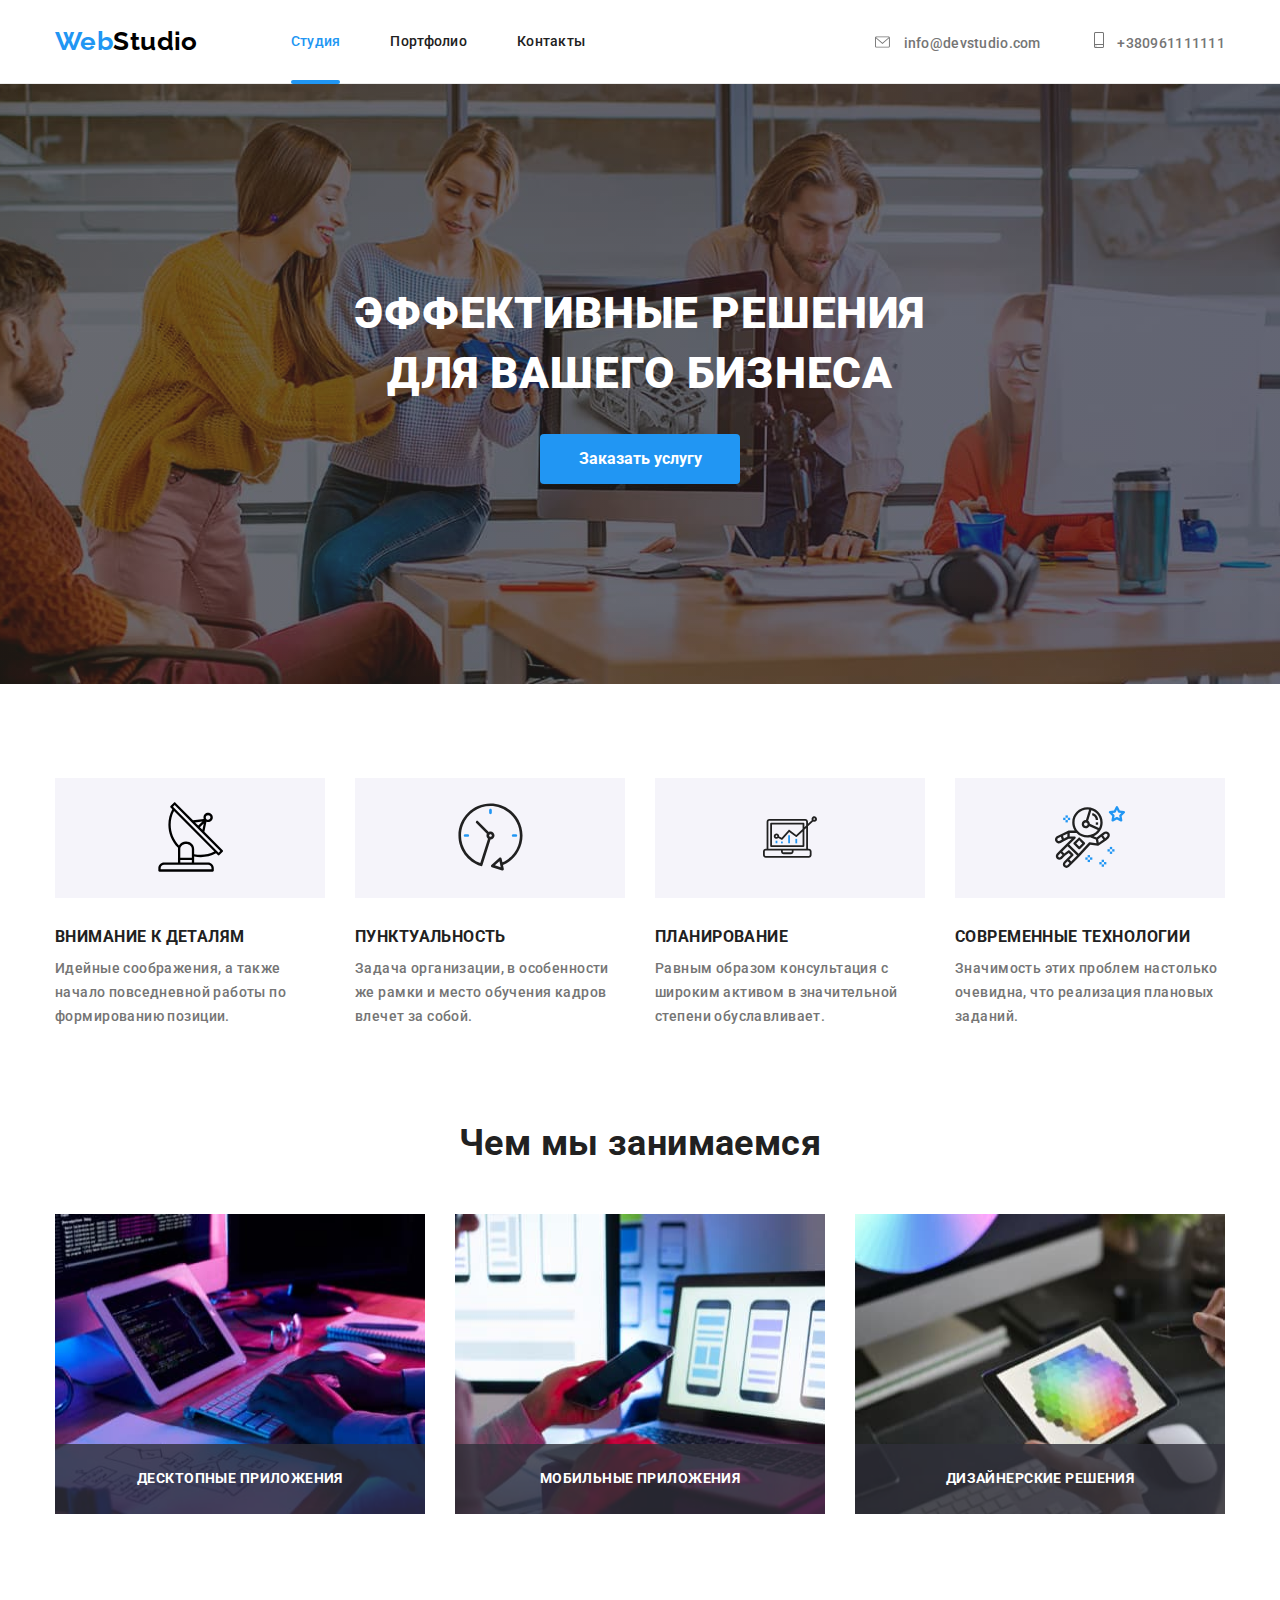
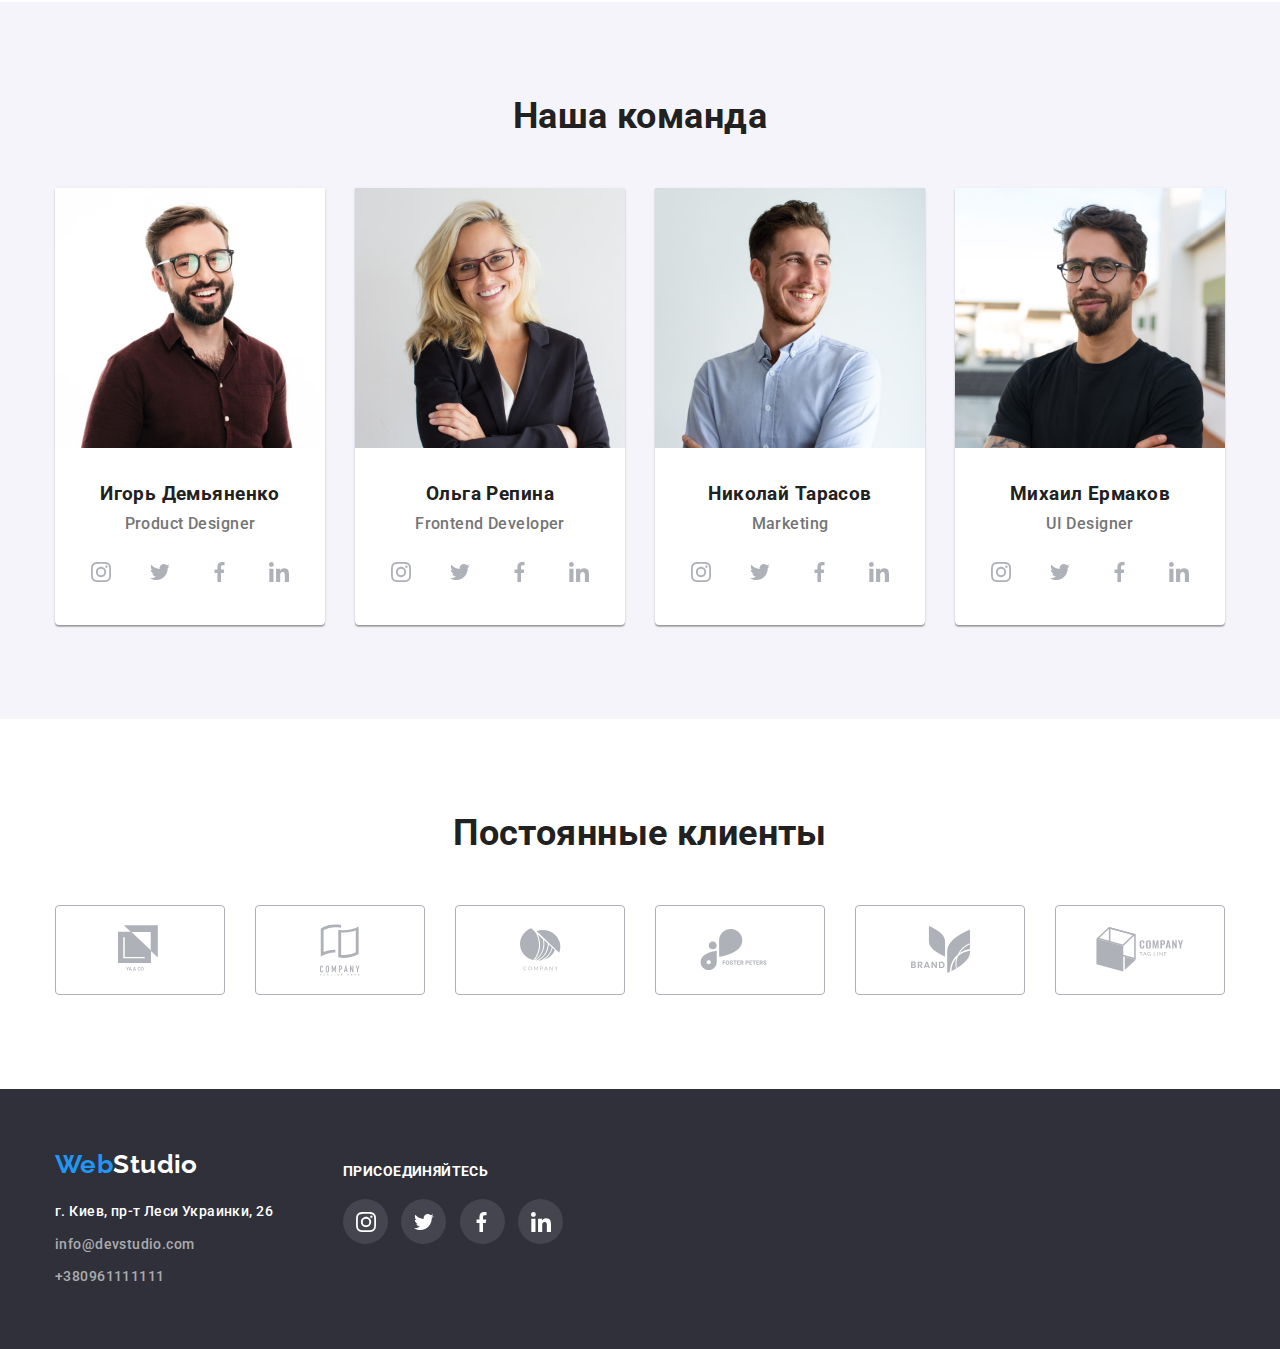
<file: index.html>
<!DOCTYPE html>
<html lang="ru">
  <head>
    <meta charset="UTF-8" />
    <meta name="viewport" content="width=device-width, initial-scale=1.0" />
    <title>Студия</title>
    <link rel="preconnect" href="https://fonts.gstatic.com" />
    <link
      href="https://fonts.googleapis.com/css2?family=Raleway:wght@700&family=Roboto:wght@500;700;900&display=swap"
      rel="stylesheet"
    />
    <link rel="stylesheet" type="text/css" href="css/normalize.css" />
    <link rel="stylesheet" type="text/css" href="css/styles.css" />
    <link rel="preconnect" href="https://fonts.gstatic.com" />
  </head>
  <body>
    <!-- <div class="container"> -->
    <header>
      <div class="container header-container">
        <nav class="nav-conteiner">
          <!--Логотип-->
          <a
            href="./index.html"
            aria-label="Ведет на гравную страницу"
            lang="en"
            class="logo"
          >
            <span class="logo-web">Web</span>Studio
          </a>
          <!--Навигация-->
          <ul class="link-list">
            <li class="nav-link">
              <a
                href="./index.html"
                aria-label="Ссылка на страницу студии"
                class="nav current"
              >
                Студия
              </a>
            </li>

            <li class="nav-link">
              <a
                href="./portfolio.html"
                aria-label="Ссылка на страницу портфолио"
                class="nav"
              >
                Портфолио
              </a>
            </li>
            <li class="nav-link">
              <a href="#" aria-label="Ссылка на страницу контактов" class="nav">
                Контакты
              </a>
            </li>
          </ul>
        </nav>
        <address class="address-container">
          <ul>
            <li class="address-link">
              <a
                href="mailto:info@devstudio.com"
                class="address nav-link"
                aria-label="Написать на имейл"
              >
                <svg class="contact-icon" width="15px" height="12px">
                  <use href="./images/symbol-defs.svg#icon-mail"></use>
                </svg>
                info@devstudio.com</a
              >
            </li>
            <li class="address-link">
              <a
                href="tel:+380961111111"
                class="address nav-link"
                aria-label="Позвонить на мобильный"
              >
                <svg class="contact-icon" width="10px" height="16px">
                  <use href="./images/symbol-defs.svg#icon-smartphone"></use>
                </svg>
                +380961111111</a
              >
            </li>
          </ul>
        </address>
      </div>
    </header>
    <!--Герой-->
    <main>
      <section class="hero-box">
        <div class="hero-position">
          <h1 class="hero">
            Эффективные решения <br />
            для вашего бизнеса
          </h1>
          <button class="button" data-modal-open>Заказать услугу</button>
          <div class="backdrop is-hidden" data-modal>
            <div class="modal">
              <button class="modal-close" data-modal-close>
                <svg class="icon-close" width="11" height="11">
                  <use href="./images/symbol-defs.svg#icon-close"></use>
                </svg>
              </button>
            </div>
          </div>
        </div>
      </section>
      <!--О компании-->
      <section class="section-company">
        <div class="container">
          <!--Скроется-->
          <h2 class="visually-hidden">Преимущества компании</h2>
          <ul class="company-list">
            <li class="block-company">
              <button class="icon-box">
                <svg class="company-icon" width="65px" height="70px">
                  <use href="./images/symbol-defs.svg#icon-sputnik"></use>
                </svg>
              </button>
              <h3 class="advantage-title">Внимание к деталям</h3>
              <p class="advantage-text">
                Идейные соображения, а также начало повседневной работы по
                формированию позиции.
              </p>
            </li>
            <li class="block-company">
              <button class="icon-box">
                <svg class="company-icon" width="67px" height="70px">
                  <use href="./images/symbol-defs.svg#icon-clock"></use>
                </svg>
              </button>
              <h3 class="advantage-title">Пунктуальность</h3>
              <p class="advantage-text">
                Задача организации, в особенности же рамки и место обучения
                кадров влечет за собой.
              </p>
            </li>
            <li class="block-company">
              <button class="icon-box">
                <svg class="company-icon" width="70px" height="54px">
                  <use href="./images/symbol-defs.svg#icon-diagram"></use>
                </svg>
              </button>
              <h3 class="advantage-title">Планирование</h3>
              <p class="advantage-text">
                Равным образом консультация с широким активом в значительной
                степени обуславливает.
              </p>
            </li>
            <li class="block-company">
              <button class="icon-box">
                <svg class="company-icon" width="70px" height="70px">
                  <use href="./images/symbol-defs.svg#icon-astronaut"></use>
                </svg>
              </button>
              <h3 class="advantage-title">Современные технологии</h3>
              <p class="advantage-text">
                Значимость этих проблем настолько очевидна, что реализация
                плановых заданий.
              </p>
            </li>
          </ul>
        </div>
      </section>
      <!--Блок услуги-->
      <section class="service-box">
        <div class="container">
          <h2 class="post-headings">Чем мы занимаемся</h2>
          <ul class="section-service">
            <li class="service-list">
              <a
                href="#"
                aria-label="Открывает страницу с описанием услуг"
                class="service-link"
              >
                <img
                  width="370"
                  height="300"
                  src="./images/img1.jpg"
                  alt="Человек програмирует"
                />
                <div class="service-modal">Десктопные приложения</div>
              </a>
            </li>
            <li class="service-list">
              <a
                href="#"
                aria-label="Открывает страницу с описанием услуг"
                class="service-link"
              >
                <img
                  width="370"
                  height="300"
                  src="./images/img2.jpg"
                  alt="Человек делает макет дизайна"
                />
                <div class="service-modal">Мобильные приложения</div>
              </a>
            </li>
            <li class="service-list">
              <a
                href="#"
                aria-label="Открывает страницу с описанием услуг"
                class="service-link"
              >
                <img
                  width="370"
                  height="300"
                  src="./images/img3.jpg"
                  alt="Человек выбирает цвет"
                />
                <div class="service-modal">Дизайнерские решения</div>
              </a>
            </li>
          </ul>
        </div>
      </section>
      <!--Команда-->
      <section class="command-section">
        <div class="container">
          <h2>Наша команда</h2>
          <ul class="command-box">
            <li class="command-people">
              <img
                width="270"
                height="260"
                src="./images/human1.jpg"
                alt="Мужчина в бордовой рубашке"
              />
              <h3 class="command-name">Игорь Демьяненко</h3>
              <p class="command-position" lang="en">Product Designer</p>
              <ul class="social-box">
                <li class="social">
                  <a href="https://www.instagram.com/" class="social-link">
                    <svg class="link-icon">
                      <use href="./images/symbol-defs.svg#icon-instagram"></use>
                    </svg>
                  </a>
                </li>
                <li class="social">
                  <a href="https://twitter.com/?lang=uk" class="social-link">
                    <svg class="link-icon">
                      <use href="./images/symbol-defs.svg#icon-twitter"></use>
                    </svg>
                  </a>
                </li>
                <li class="social">
                  <a href="https://www.facebook.com/" class="social-link">
                    <svg class="link-icon">
                      <use href="./images/symbol-defs.svg#icon-facebook"></use>
                    </svg>
                  </a>
                </li>
                <li class="social">
                  <a href="https://www.linkedin.com/" class="social-link">
                    <svg class="link-icon">
                      <use href="./images/symbol-defs.svg#icon-linkedin"></use>
                    </svg>
                  </a>
                </li>
              </ul>
            </li>
            <li class="command-people">
              <img
                width="270"
                height="260"
                src="./images/human2.jpg"
                alt="Женщина в черном пиджаке"
              />
              <h3 class="command-name">Ольга Репина</h3>
              <p class="command-position" lang="en">Frontend Developer</p>
              <ul class="social-box">
                <li class="social">
                  <a href="https://www.instagram.com/" class="social-link">
                    <svg class="link-icon">
                      <use href="./images/symbol-defs.svg#icon-instagram"></use>
                    </svg>
                  </a>
                </li>
                <li class="social">
                  <a href="https://twitter.com/?lang=uk" class="social-link">
                    <svg class="link-icon">
                      <use href="./images/symbol-defs.svg#icon-twitter"></use>
                    </svg>
                  </a>
                </li>
                <li class="social">
                  <a href="https://www.facebook.com/" class="social-link">
                    <svg class="link-icon">
                      <use href="./images/symbol-defs.svg#icon-facebook"></use>
                    </svg>
                  </a>
                </li>
                <li class="social">
                  <a href="https://www.linkedin.com/" class="social-link">
                    <svg class="link-icon">
                      <use href="./images/symbol-defs.svg#icon-linkedin"></use>
                    </svg>
                  </a>
                </li>
              </ul>
            </li>
            <li class="command-people">
              <img
                width="270"
                height="260"
                src="./images/human3.jpg"
                alt="Мужчина в белой рубашке"
              />
              <h3 class="command-name">Николай Тарасов</h3>
              <p class="command-position" lang="en">Marketing</p>
              <ul class="social-box">
                <li class="social">
                  <a href="https://www.instagram.com/" class="social-link">
                    <svg class="link-icon">
                      <use href="./images/symbol-defs.svg#icon-instagram"></use>
                    </svg>
                  </a>
                </li>
                <li class="social">
                  <a href="https://twitter.com/?lang=uk" class="social-link">
                    <svg class="link-icon">
                      <use href="./images/symbol-defs.svg#icon-twitter"></use>
                    </svg>
                  </a>
                </li>
                <li class="social">
                  <a href="https://www.facebook.com/" class="social-link">
                    <svg class="link-icon">
                      <use href="./images/symbol-defs.svg#icon-facebook"></use>
                    </svg>
                  </a>
                </li>
                <li class="social">
                  <a href="https://www.linkedin.com/" class="social-link">
                    <svg class="link-icon">
                      <use href="./images/symbol-defs.svg#icon-linkedin"></use>
                    </svg>
                  </a>
                </li>
              </ul>
            </li>
            <li class="command-people">
              <img
                width="270"
                height="260"
                src="./images/human4.jpg"
                alt="Мужчина в черной футболке"
              />
              <h3 class="command-name">Михаил Ермаков</h3>
              <p class="command-position" lang="en">UI Designer</p>
              <ul class="social-box">
                <li class="social">
                  <a href="https://www.instagram.com/" class="social-link">
                    <svg class="link-icon">
                      <use href="./images/symbol-defs.svg#icon-instagram"></use>
                    </svg>
                  </a>
                </li>
                <li class="social">
                  <a href="https://twitter.com/?lang=uk" class="social-link">
                    <svg class="link-icon">
                      <use href="./images/symbol-defs.svg#icon-twitter"></use>
                    </svg>
                  </a>
                </li>
                <li class="social">
                  <a href="https://www.facebook.com/" class="social-link">
                    <svg class="link-icon">
                      <use href="./images/symbol-defs.svg#icon-facebook"></use>
                    </svg>
                  </a>
                </li>
                <li class="social">
                  <a href="https://www.linkedin.com/" class="social-link">
                    <svg class="link-icon">
                      <use href="./images/symbol-defs.svg#icon-linkedin"></use>
                    </svg>
                  </a>
                </li>
              </ul>
            </li>
          </ul>
        </div>
      </section>
      <!-- Логотипы компаний -->
      <section class="client">
        <h2>Постоянные клиенты</h2>
        <ul class="client-box">
          <li class="client-icon">
            <a href="" class="client-link">
              <svg class="logo-icon" width="44px" height="49px">
                <use href="./images/symbol-defs.svg#icon-logo-1"></use>
              </svg>
            </a>
          </li>
          <li class="client-icon">
            <a href="" class="client-link">
              <svg class="logo-icon" width="40px" height="52px">
                <use href="./images/symbol-defs.svg#icon-logo-2"></use>
              </svg>
            </a>
          </li>
          <li class="client-icon">
            <a href="" class="client-link">
              <svg class="logo-icon" width="41px" height="43px">
                <use href="./images/symbol-defs.svg#icon-logo-3"></use>
              </svg>
            </a>
          </li>
          <li class="client-icon">
            <a href="" class="client-link">
              <svg class="logo-icon" width="80px" height="42px">
                <use href="./images/symbol-defs.svg#icon-logo-4"></use>
              </svg>
            </a>
          </li>
          <li class="client-icon">
            <a href="" class="client-link">
              <svg class="logo-icon" width="59px" height="47px">
                <use href="./images/symbol-defs.svg#icon-logo-5"></use>
              </svg>
            </a>
          </li>
          <li class="client-icon">
            <a href="" class="client-link">
              <svg class="logo-icon" width="88px" height="45px">
                <use href="./images/symbol-defs.svg#icon-logo-6"></use>
              </svg>
            </a>
          </li>
        </ul>
      </section>
    </main>
    <!--Подвал-->
    <footer class="footer">
      <div class="container footer-container">
        <div class="footer-box">
          <!--Логотип-->
          <a
            href="./index.html"
            aria-label="Ведет на гравную страницу"
            lang="en"
            class="logo"
          >
            <span class="logo-web">Web</span>Studio
          </a>
          <address>
            <ul>
              <li class="footer-address">г. Киев, пр-т Леси Украинки, 26</li>
              <li>
                <a
                  href="mailto:info@devstudio.com"
                  aria-label="Написать на имейл"
                  class="footer-contacts mail"
                >
                  info@devstudio.com</a
                >
              </li>
              <li>
                <a
                  href="tel:+380961111111"
                  aria-label="Позвонить на мобильный"
                  class="footer-contacts"
                >
                  +380961111111</a
                >
              </li>
            </ul>
          </address>
        </div>
        <div class="footer-social">
          <h2>присоединяйтесь</h2>
          <ul>
            <li class="social">
              <a href="https://www.instagram.com/" class="social-link">
                <svg class="link-icon">
                  <use href="./images/symbol-defs.svg#icon-instagram"></use>
                </svg>
              </a>
            </li>
            <li class="social">
              <a href="https://twitter.com/?lang=uk" class="social-link">
                <svg class="link-icon">
                  <use href="./images/symbol-defs.svg#icon-twitter"></use>
                </svg>
              </a>
            </li>
            <li class="social">
              <a href="https://www.facebook.com/" class="social-link">
                <svg class="link-icon">
                  <use href="./images/symbol-defs.svg#icon-facebook"></use>
                </svg>
              </a>
            </li>
            <li class="social">
              <a href="https://www.linkedin.com/" class="social-link">
                <svg class="link-icon">
                  <use href="./images/symbol-defs.svg#icon-linkedin"></use>
                </svg>
              </a>
            </li>
          </ul>
        </div>
      </div>
    </footer>
    <script src="./js/modal.js"></script>
  </body>
</html>
</file>
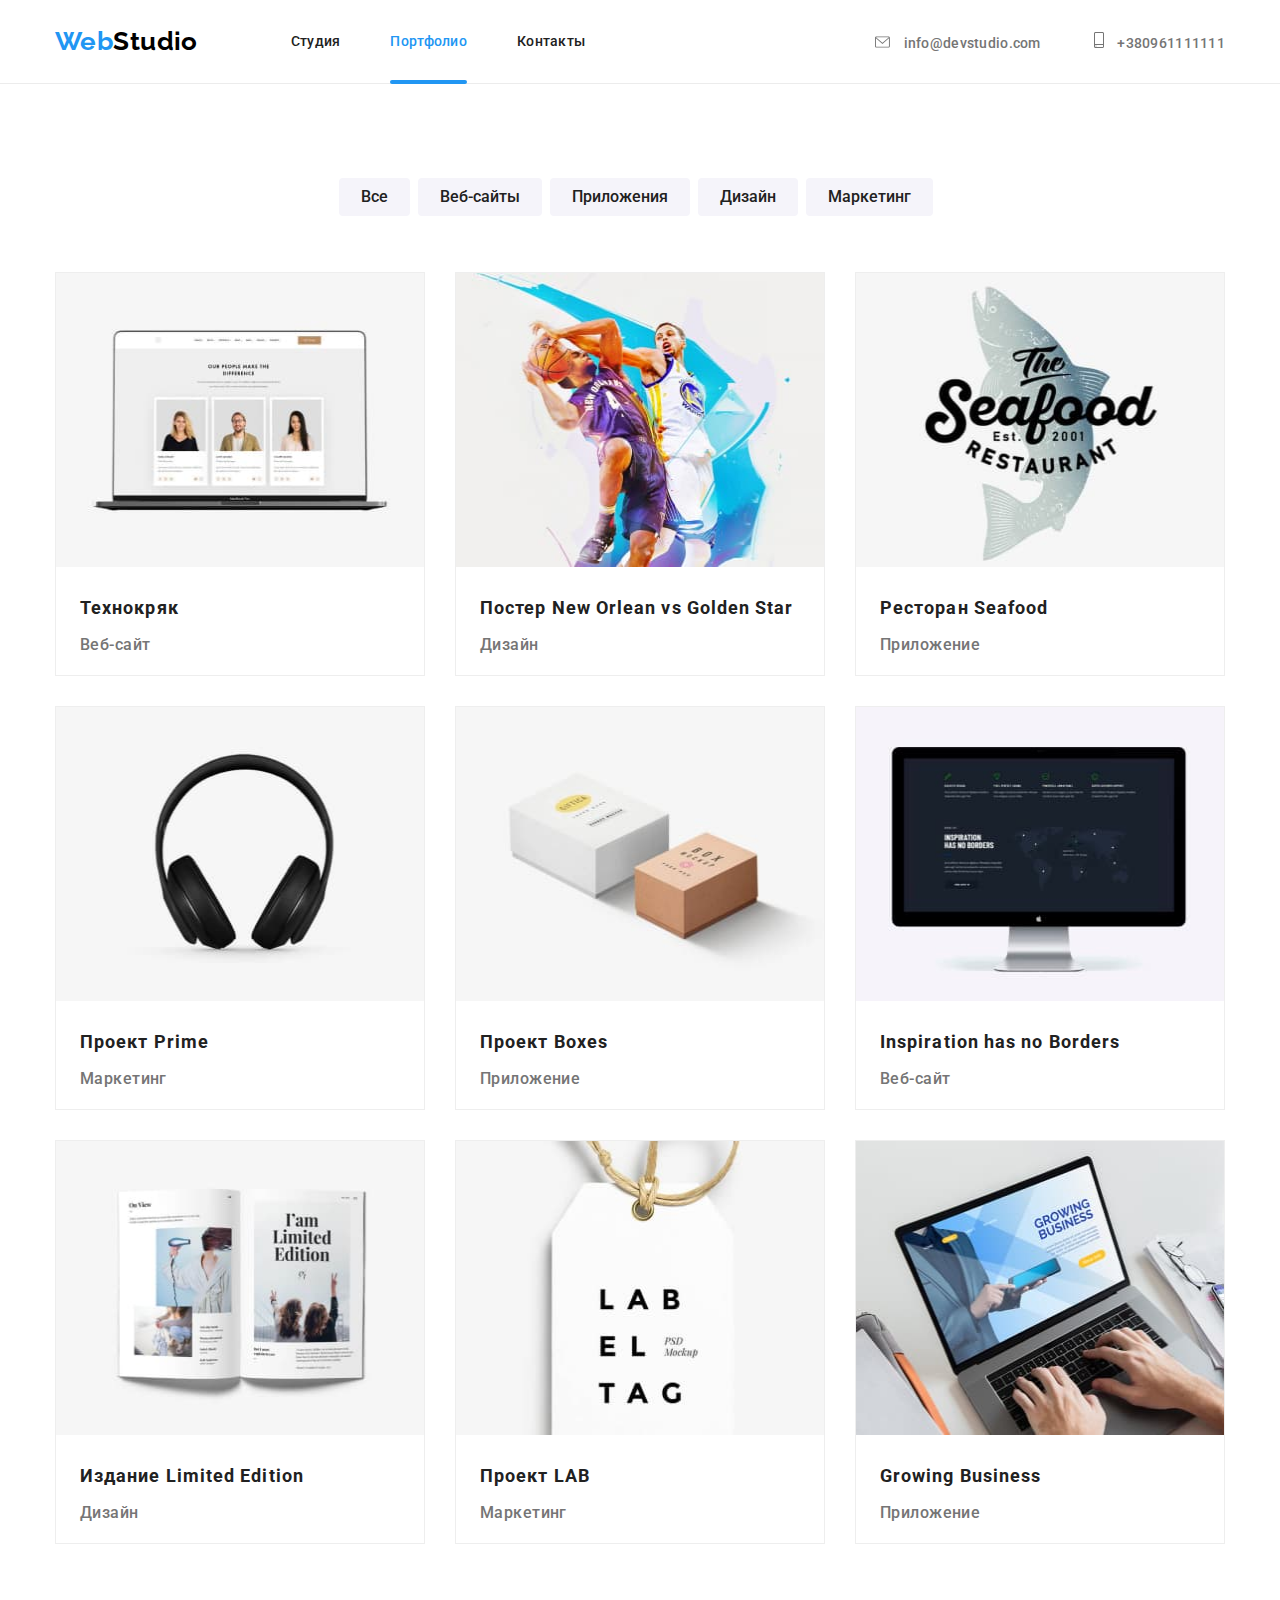
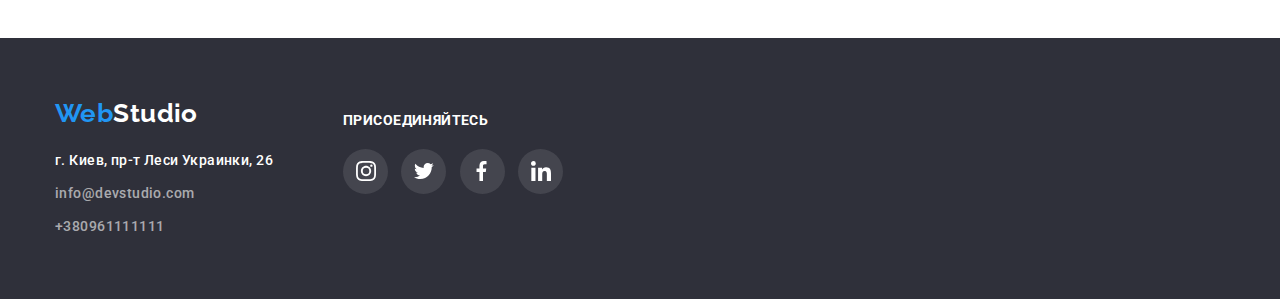
<file: portfolio.html>
<!DOCTYPE html>
<html lang="ru">
  <head>
    <meta charset="UTF-8" />
    <meta name="viewport" content="width=device-width, initial-scale=1.0" />
    <title>Портфолио</title>
    <link rel="preconnect" href="https://fonts.gstatic.com" />
    <link
      href="https://fonts.googleapis.com/css2?family=Raleway:wght@700&family=Roboto:wght@500;700;900&display=swap"
      rel="stylesheet"
    />
    <link rel="stylesheet" type="text/css" href="css/normalize.css" />
    <link rel="stylesheet" type="text/css" href="css/styles.css" />
    <link rel="preconnect" href="https://fonts.gstatic.com" />
  </head>
  <body>
    <header>
      <div class="container header-container">
        <nav class="nav-conteiner">
          <!--Логотип-->
          <a
            href="./index.html"
            aria-label="Ведет на гравную страницу"
            lang="en"
            class="logo"
          >
            <span class="logo-web">Web</span>Studio
          </a>
          <!--Навигация-->
          <ul class="link-list">
            <li class="nav-link cursor">
              <a
                href="./index.html"
                aria-label="Ссылка на страницу студии"
                class="nav"
              >
                Студия
              </a>
            </li>
            <li class="nav-link cursor">
              <a
                href="./portfolio.html"
                aria-label="Ссылка на страницу портфолио"
                class="nav current"
              >
                Портфолио
              </a>
            </li>
            <li class="nav-link cursor">
              <a href="#" aria-label="Ссылка на страницу контактов" class="nav">
                Контакты
              </a>
            </li>
          </ul>
        </nav>
        <address class="address-container">
          <ul>
            <li class="address-link">
              <a
                href="mailto:info@devstudio.com"
                aria-label="Написать на имейл"
                class="address nav-link"
              >
                <svg class="contact-icon" width="15px" height="12px">
                  <use href="./images/symbol-defs.svg#icon-mail"></use>
                </svg>
                info@devstudio.com</a
              >
            </li>
            <li class="address-link">
              <a
                href="tel:+380961111111"
                aria-label="Позвонить на мобильный"
                class="address nav-link"
              >
                <svg class="contact-icon" width="10px" height="16px">
                  <use href="./images/symbol-defs.svg#icon-smartphone"></use>
                </svg>
                +380961111111</a
              >
            </li>
          </ul>
        </address>
      </div>
    </header>
    <main>
      <section class="section-product">
        <div class="container">
          <h1 class="visually-hidden">Портфолио</h1>
          <!--Кнопки фильтра-->
          <ul class="button-filter">
            <li>
              <button type="button" class="filter cursor">Все</button>
            </li>
            <li>
              <button type="button" class="filter cursor">Веб-сайты</button>
            </li>
            <li>
              <button type="button" class="filter cursor">Приложения</button>
            </li>
            <li>
              <button type="button" class="filter cursor">Дизайн</button>
            </li>
            <li>
              <button type="button" class="filter cursor">Маркетинг</button>
            </li>
          </ul>
          <!--Портфолио проектов-->
          <ul class="portfolio-box">
            <li class="portfolio-product">
              <a href="#" class="product">
                <div class="overley-box">
                  <img
                    src="./images/img-tehnocr.jpg"
                    width="100%"
                    height="294"
                    alt="Ноутбук"
                  />
                  <div class="product-overley">
                    Технокряк это современная площадка распространения
                    коронавируса. Компании используют эту платформу для
                    цифрового шпионажа и атак на защищённые сервера конкурентов.
                  </div>
                </div>
                <div class="product-box">
                  <h3 class="product-title">Технокряк</h3>
                  <p class="product-text">Веб-сайт</p>
                </div>
              </a>
            </li>
            <li class="portfolio-product">
              <a href="#" class="product">
                <div class="overley-box">
                  <img
                    src="./images/img-poster.jpg"
                    width="100%"
                    height="294"
                    alt="Баскетболисты с мячом"
                  />
                  <div class="product-overley">
                    Технокряк это современная площадка распространения
                    коронавируса. Компании используют эту платформу для
                    цифрового шпионажа и атак на защищённые сервера конкурентов.
                  </div>
                </div>
                <div class="product-box">
                  <h3 class="product-title">
                    Постер <span lang="en">New Orlean vs Golden Star</span>
                  </h3>
                  <p class="product-text">Дизайн</p>
                </div>
              </a>
            </li>
            <li class="portfolio-product">
              <a href="#" class="product">
                <div class="overley-box">
                  <img
                    src="./images/img-restor.jpg"
                    width="100%"
                    height="294"
                    alt="Приложение для ресторана"
                  />
                  <div class="product-overley">
                    Технокряк это современная площадка распространения
                    коронавируса. Компании используют эту платформу для
                    цифрового шпионажа и атак на защищённые сервера конкурентов.
                  </div>
                </div>
                <div class="product-box">
                  <h3 class="product-title">
                    Ресторан <span lang="en">Seafood</span>
                  </h3>
                  <p class="product-text">Приложение</p>
                </div>
              </a>
            </li>
            <li class="portfolio-product">
              <a href="#" class="product">
                <div class="overley-box">
                  <img
                    src="./images/img-prime.jpg"
                    width="100%"
                    height="294"
                    alt="Студийные наушники"
                  />
                  <div class="product-overley">
                    Технокряк это современная площадка распространения
                    коронавируса. Компании используют эту платформу для
                    цифрового шпионажа и атак на защищённые сервера конкурентов.
                  </div>
                </div>
                <div class="product-box">
                  <h3 class="product-title">
                    Проект <span lang="en">Prime</span>
                  </h3>
                  <p class="product-text">Маркетинг</p>
                </div>
              </a>
            </li>
            <li class="portfolio-product">
              <a href="#" class="product">
                <div class="overley-box">
                  <img
                    src="./images/img-box.jpg"
                    width="100%"
                    height="294"
                    alt="Две коробки"
                  />
                  <div class="product-overley">
                    Технокряк это современная площадка распространения
                    коронавируса. Компании используют эту платформу для
                    цифрового шпионажа и атак на защищённые сервера конкурентов.
                  </div>
                </div>
                <div class="product-box">
                  <h3 class="product-title">
                    Проект <span lang="en">Boxes</span>
                  </h3>
                  <p class="product-text">Приложение</p>
                </div>
              </a>
            </li>
            <li class="portfolio-product">
              <a href="#" class="product">
                <div class="overley-box">
                  <img
                    src="./images/img-border.jpg"
                    width="100%"
                    height="294"
                    alt="Монитор компьютера"
                  />
                  <div class="product-overley">
                    Технокряк это современная площадка распространения
                    коронавируса. Компании используют эту платформу для
                    цифрового шпионажа и атак на защищённые сервера конкурентов.
                  </div>
                </div>
                <div class="product-box">
                  <h3 class="product-title" lang="en">
                    Inspiration has no Borders
                  </h3>
                  <p class="product-text">Веб-сайт</p>
                </div>
              </a>
            </li>
            <li class="portfolio-product">
              <a href="#" class="product">
                <div class="overley-box">
                  <img
                    src="./images/img-edition.jpg"
                    width="100%"
                    height="294"
                    alt="Разворот книги"
                  />
                  <div class="product-overley">
                    Технокряк это современная площадка распространения
                    коронавируса. Компании используют эту платформу для
                    цифрового шпионажа и атак на защищённые сервера конкурентов.
                  </div>
                </div>
                <div class="product-box">
                  <h3 class="product-title">
                    Издание <span lang="en">Limited Edition</span>
                  </h3>
                  <p class="product-text">Дизайн</p>
                </div>
              </a>
            </li>
            <li class="portfolio-product">
              <a href="#" class="product">
                <div class="overley-box">
                  <img
                    src="./images/img-lab.jpg"
                    width="100%"
                    height="294"
                    alt="Бумажная этикетка"
                  />
                  <div class="product-overley">
                    Технокряк это современная площадка распространения
                    коронавируса. Компании используют эту платформу для
                    цифрового шпионажа и атак на защищённые сервера конкурентов.
                  </div>
                </div>
                <div class="product-box">
                  <h3 class="product-title">
                    Проект <span lang="en">LAB</span>
                  </h3>
                  <p class="product-text">Маркетинг</p>
                </div>
              </a>
            </li>
            <li class="portfolio-product">
              <a href="#" class="product">
                <div class="overley-box">
                  <img
                    src="./images/img-busines.jpg"
                    width="100%"
                    height="294"
                    alt="Печатают на ноутбуке"
                  />
                  <div class="product-overley">
                    Технокряк это современная площадка распространения
                    коронавируса. Компании используют эту платформу для
                    цифрового шпионажа и атак на защищённые сервера конкурентов.
                  </div>
                </div>
                <div class="product-box">
                  <h3 class="product-title" lang="en">Growing Business</h3>
                  <p class="product-text">Приложение</p>
                </div>
              </a>
            </li>
          </ul>
        </div>
      </section>
    </main>
    <!--Подвал-->
    <footer class="footer">
      <div class="container footer-container">
        <div class="footer-box">
          <!--Логотип-->
          <a
            href="./index.html"
            aria-label="Ведет на гравную страницу"
            lang="en"
            class="logo"
          >
            <span class="logo-web">Web</span>Studio
          </a>
          <address>
            <ul>
              <li class="footer-address">г. Киев, пр-т Леси Украинки, 26</li>
              <li>
                <a
                  href="mailto:info@devstudio.com"
                  aria-label="Написать на имейл"
                  class="footer-contacts mail"
                >
                  info@devstudio.com</a
                >
              </li>
              <li>
                <a
                  href="tel:+380961111111"
                  aria-label="Позвонить на мобильный"
                  class="footer-contacts"
                >
                  +380961111111</a
                >
              </li>
            </ul>
          </address>
        </div>
        <div class="footer-social">
          <h2>присоединяйтесь</h2>
          <ul>
            <li class="social">
              <a href="https://www.instagram.com/" class="social-link">
                <svg class="link-icon">
                  <use href="./images/symbol-defs.svg#icon-instagram"></use>
                </svg>
              </a>
            </li>
            <li class="social">
              <a href="https://twitter.com/?lang=uk" class="social-link">
                <svg class="link-icon">
                  <use href="./images/symbol-defs.svg#icon-twitter"></use>
                </svg>
              </a>
            </li>
            <li class="social">
              <a href="https://www.facebook.com/" class="social-link">
                <svg class="link-icon">
                  <use href="./images/symbol-defs.svg#icon-facebook"></use>
                </svg>
              </a>
            </li>
            <li class="social">
              <a href="https://www.linkedin.com/" class="social-link">
                <svg class="link-icon">
                  <use href="./images/symbol-defs.svg#icon-linkedin"></use>
                </svg>
              </a>
            </li>
          </ul>
        </div>
      </div>
    </footer>
  </body>
</html>
</file>
<file: css/styles.css>
* {
  box-sizing: border-box;
}

body {
  margin: 0 auto;
  padding: 0;

  font-family: "Roboto", sans-serif;
  font-weight: 500;
  font-size: 14px;
  letter-spacing: 0.03em;
}

:root {
  --main-color: #ffffff;
  --main-background-color: #e5e5e5;
  --darck-background-color: #2f303a;
  --command-background-color: #f5f4fa;
  --heading-color: #212121;
  --main-text-color: #757575;
  --accent-color: #2196f3;
  --duration: 250ms;
  --timing-function: cubic-bezier(0.4, 0, 0.2, 1);
}

/* Сбрасывает отступы */
h1,
h2,
h3,
h4,
p,
ul {
  margin: 0;
  padding: 0;
}

a {
  font-family: inherit;
  text-decoration: none;
  font-style: normal;
}

address {
  font-family: inherit;
  font-style: normal;
}

li {
  list-style: none;
}

/* Скрытые заголовки */

.visually-hidden {
  position: absolute;
  clip: rect(0 0 0 0);
  width: 1px;
  height: 1px;
  margin: -1px;
}

/* Подзаголовки */

h2 {
  font-weight: 700;
  font-size: 36px;
  line-height: 1.16;
  text-align: center;
  color: var(--heading-color);
}

/* Общий контейнер */

.container {
  width: 1200px;
  margin-left: auto;
  margin-right: auto;
  padding: 0 15px;
}

/* Списки в строку */

header > li {
  display: inline;
}

/* контейнер верхней панели */

header {
  border-bottom: 1px solid #ececec;
}

.header-container {
  display: flex;
  align-items: center;
}

.nav-conteiner {
  display: flex;
}

/* логотип */
.nav-conteiner .logo {
  display: block;
  padding: 25px 0px;
}

.logo {
  margin-top: 0px;
  margin-right: 93px;
  margin-bottom: 0px;
  font-family: Raleway, sans-serif;
  color: #000000;
  font-weight: 700;
  font-size: 26px;
  line-height: 1.19;
}

.logo-web {
  color: var(--accent-color);
}

/*Навигация */

.nav {
  position: relative;
  display: block;
  padding: 32px 0px;

  color: var(--heading-color);

  line-height: 1.14;
  letter-spacing: 0.02em;
  transition-duration: var(--duration);
  transition-timing-function: var(--timing-function);
}

.nav::after {
  content: "";
  position: absolute;
  left: 0;
  bottom: -2px;

  width: 100%;
  height: 4px;
  background: #2196f3;
  border-radius: 2px;
  opacity: 0;
  transition-duration: var(--duration);
  transition-timing-function: var(--timing-function);
}

.nav:hover,
.nav:focus,
.current {
  color: var(--accent-color);
}

.current::after {
  opacity: 1;
}

.nav:hover::after,
.nav:focus::after {
  opacity: 1;
}

.link-list {
  display: flex;
  padding: 0;
  margin: 0;
  align-items: center;
}

.nav-link {
  display: inline-flex;
}

.nav-link:not(:last-child) {
  margin-right: 50px;
}

/* Адрес в навигации */

.address-container {
  display: flex;
  margin-left: auto;
  margin-right: 0;
}

.address-link {
  display: inline-flex;
  align-items: center;
}

.address-link:not(:last-child) {
  margin-right: 50px;
}

.contact-icon {
  fill: currentColor;
  margin-right: 10px;
}

.address:hover,
.address:focus {
  color: var(--accent-color);
  transition-duration: var(--duration);
  transition-timing-function: var(--timing-function);
}

.address {
  display: block;
  padding: 32px 0px;
  letter-spacing: 0.02em;
  color: var(--main-text-color);
}

/* Страница 1 - Index.html */

/* Герой */

.hero-box {
  overflow: hidden;
  background-image: linear-gradient(
      to right,
      rgba(58, 58, 47, 0.4),
      rgba(47, 48, 58, 0.4)
    ),
    url(../images/people.jpg);
  background-color: #c4c4c4;
  background-repeat: no-repeat;
  background-position: center;
  background-size: cover;

  display: block;
  max-width: 1600px;
  height: 600px;
  padding-top: 200px;
  margin-left: auto;
  margin-right: auto;

  color: var(--main-color);
  text-align: center;
  letter-spacing: 0.06em;
}

.hero {
  font-weight: 900;
  font-size: 44px;
  line-height: 1.36;
  text-transform: uppercase;
  margin-bottom: 30px;
}

.hero-box .button {
  background-color: var(--accent-color);
  font-weight: 700;
  font-size: 16px;
  line-height: 1.87;
  text-align: center;
  color: inherit;

  /* Стили кнопки */

  display: inline-block;
  position: inherit;
  width: 200px;
  height: 50px;
  border: none;
  border-radius: 4px;
  padding: 10px;
  cursor: pointer;
}

.backdrop {
  position: fixed;
  z-index: 1;
  /* display: block; */
  top: 0;
  left: 0;
  width: 100%;
  height: 100%;

  opacity: 1;
  background: rgba(0, 0, 0, 0.2);

  transform: scale(1);
  transition-duration: var(--duration);
  transition-timing-function: var(--timing-function);
}

.backdrop.is-hidden {
  visibility: hidden;
  opacity: 0;
  pointer-events: none;
}

.modal {
  position: fixed;
  width: 528px;
  height: 580px;
  top: 50%;
  left: 50%;
  transform: translate(-50%, -50%);

  background-color: #ffffff;
  box-shadow: 0px 1px 3px rgba(0, 0, 0, 0.12), 0px 1px 1px rgba(0, 0, 0, 0.14),
    0px 2px 1px rgba(0, 0, 0, 0.2);
  border-radius: 4px;
}

.modal-close {
  position: absolute;
  top: 8px;
  right: 8px;
  display: block;
  width: 30px;
  height: 30px;

  background: #ffffff;
  border: 1px solid rgba(0, 0, 0, 0.1);
  border-radius: 50%;
  box-sizing: border-box;
}

.modal-close .icon-close {
  fill: #000000;
}

/* Блок преимущества и услуги */

.section-company {
  padding-top: 94px;
  background-color: var(--main-color);
}

.icon-box {
  display: block;
  width: 270px;
  height: 120px;
  margin-bottom: 30px;
  background-color: #f5f4fa;
  border: 0;
}

.company-icon {
  background-position: center;
}

.service-box {
  padding-top: 94px;
  padding-bottom: 94px;
  background-color: var(--main-color);
}
.service-link {
  position: relative;
  display: block;
  width: 370px;
  height: 300px;
  padding: 0;
  margin: 0;
}

.service-modal {
  position: absolute;
  display: block;
  left: 0px;
  bottom: 0px;

  width: 100%;
  height: 70px;
  margin: 0;

  background: rgba(47, 48, 58, 0.8);
  font-weight: bold;

  line-height: 1.14;
  text-align: center;

  text-transform: uppercase;
  padding: 27px 0px;
  color: #ffffff;
}
/* О компании */

.advantage-title {
  font-weight: 700;
  line-height: 1.14;
  text-transform: uppercase;
  color: var(--heading-color);
  margin-bottom: 10px;
}

.advantage-text {
  line-height: 1.71;
  color: var(--main-text-color);
}

/* Позиционирование */

.company-list {
  display: flex;
  padding: 0;
  margin: 0;
}

.block-company {
  display: inline-block;
  width: 270px;
}

.block-company:not(:last-child) {
  margin-right: 30px;
}

/* Чем мы занимаемся */

.section-service {
  display: flex;
  margin-top: 50px;
}

.service-list {
  display: block;
  width: 370px;
  height: 294px;
}

.service-list:not(:last-child) {
  margin-right: 30px;
}

/* Команда */

.command-box {
  font-weight: 500;
  font-size: 16px;
  line-height: 1.18;
  display: flex;
  text-align: center;
  margin-top: 50px;
}

.command-name {
  color: var(--heading-color);
  display: inline-block;
  padding-top: 30px;
  padding-bottom: 10px;
}

.command-position {
  color: var(--main-text-color);
  margin-bottom: 16px;
}

.command-section {
  background-color: var(--command-background-color);
  padding-top: 94px;
  padding-bottom: 94px;
}

.command-people {
  display: block;
  width: 270px;
  background-color: var(--main-color);
  box-shadow: 0px 1px 3px rgba(0, 0, 0, 0.12), 0px 1px 1px rgba(0, 0, 0, 0.14),
    0px 2px 1px rgba(0, 0, 0, 0.2);
  border-radius: 0px 0px 4px 4px;
}

.command-people:not(:last-child) {
  margin-right: 30px;
}

.social {
  display: inline-block;
  border-radius: 50%;
  margin-bottom: 30px;
}

.social:not(:last-child) {
  margin-right: 10px;
}

.social-link {
  display: flex;
  align-items: center;
  justify-content: center;
  width: 45px;
  height: 45px;
  fill: #afb1b8;
  transition-property: background-color;
}

.social-link:hover,
.social-link:focus {
  background-color: var(--accent-color);
  border-radius: 50%;
  fill: var(--main-color);
  transition-duration: var(--duration);
  transition-timing-function: var(--timing-function);
}

.link-icon {
  width: 20px;
  height: 20px;
}

/* Логотипы компаний */

.client {
  display: block;
  padding-top: 94px;
  padding-bottom: 94px;
}

.client > h2 {
  padding-bottom: 50px;
}

.client-box {
  display: flex;
  justify-content: center;
}

.client-icon:not(:last-child) {
  margin-right: 30px;
}

.client-link {
  display: flex;
  align-items: center;
  justify-content: center;
  width: 170px;
  height: 90px;

  border: 1px solid #afb1b8;
  box-sizing: border-box;
  border-radius: 4px;
  fill: #afb1b8;
}

.client-link:hover,
.client-link:focus {
  border-radius: 4px;
  fill: var(--accent-color);
  border-color: var(--accent-color);
  transition-duration: var(--duration);
  transition-timing-function: var(--timing-function);
}

/* Подвал */

.footer {
  background-color: var(--darck-background-color);
  padding-top: 60px;
  padding-bottom: 60px;
}

.footer-container {
  display: flex;
  align-items: center;
}

.footer-box {
  display: inline-block;
  margin-right: 70px;
  line-height: 1.71;
  font-style: normal;
}

.footer-box .logo {
  color: var(--main-color);
  display: block;
  margin: 0;
  padding-bottom: 20px;
}

.footer-address {
  color: var(--main-color);
}

.footer-address:not(:last-child) {
  padding-bottom: 9px;
}

.footer-contacts {
  color: rgba(255, 255, 255, 0.6);
}

.footer-contacts.mail {
  display: block;
  padding-bottom: 9px;
}

.footer-social {
  display: inline-block;
}

.footer-social > h2 {
  font-style: normal;
  font-weight: bold;
  font-size: 14px;
  line-height: 1.14;
  text-transform: uppercase;
  text-align: left;
  padding-bottom: 20px;
  color: #ffffff;
}

.footer-social .social-link {
  background: rgba(255, 255, 255, 0.1);
  border-radius: 50%;
  fill: var(--main-color);
}

.footer-social .social-link:hover,
.footer-social .social-link:focus-visible {
  background: var(--accent-color);
  transition-duration: var(--duration);
  transition-timing-function: var(--timing-function);
}

/* Страница 2 - Portfolio.html */

.section-product {
  background: var(--main-color);
  padding-top: 94px;
  padding-bottom: 94px;
}

/* Кнопки*/

.button-filter {
  display: flex;
  justify-content: center;
}

.filter.cursor {
  font-family: inherit;
  font-weight: 500;
  font-size: 16px;
  line-height: 1.62;
  text-align: center;
  color: var(--heading-color);
  background-color: var(--command-background-color);

  /* Позиционирование кнопок */

  display: inline-block;
  height: 38px;
  padding-top: 6px;
  padding-left: 22px;
  padding-bottom: 6px;
  padding-right: 22px;
  border: none;
  border-radius: 4px;
  cursor: pointer;
  margin-right: 8px;
  margin-bottom: 56px;
}

.filter:hover,
.filter:focus {
  background-color: var(--accent-color);
  color: var(--main-color);
  box-shadow: 0px 3px 1px rgba(0, 0, 0, 0.1), 0px 1px 2px rgba(0, 0, 0, 0.08),
    0px 2px 2px rgba(0, 0, 0, 0.12);
  transition-duration: var(--duration);
  transition-timing-function: var(--timing-function);
}

/* Портфолио проектов_Общий класс-product */

.portfolio-box {
  display: flex;
  flex-wrap: wrap;
  flex: calc((100% - 60px) / 3);
}

.product {
  /* position: relative; */
  display: inline-block;
  background: var(--main-color);
  border: 1px solid #eeeeee;
  box-sizing: border-box;
  width: 370px;
  height: 404px;
  transition-duration: var(--duration);
  transition-timing-function: var(--timing-function);
}

.product:hover,
.product:focus {
  box-shadow: 0px 1px 1px rgba(0, 0, 0, 0.12), 0px 4px 4px rgba(0, 0, 0, 0.06),
    1px 4px 6px rgba(0, 0, 0, 0.16);
}

.overley-box {
  position: relative;
  overflow: hidden;
}

.product-overley {
  position: absolute;

  top: 294px;
  left: 0;
  width: 100%;
  height: 294px;
  background: rgba(33, 150, 243, 0.9);
  padding: 63px 24px;
  font-style: regular;
  font-size: 18px;
  line-height: 1.56;
  fill: Solid;
  color: #ffffff;

  transform: translateY(100%);

  opacity: 0;

  transition-duration: var(--duration);
  transition-timing-function: var(--timing-function);
}

.product:hover .product-overley,
.product:focus .product-overley {
  opacity: 1;

  transform: translateY(-100%);
}

.portfolio-product:not(:nth-child(3n)) {
  margin-right: 30px;
}

.portfolio-product:not(:nth-last-child(-n + 3)) {
  margin-bottom: 30px;
}

.product-box {
  padding-top: 20px;
  padding-right: 24px;
  padding-bottom: 20px;
  padding-left: 24px;
}

.product-title {
  font-weight: 700;
  font-size: 18px;
  line-height: 2;
  letter-spacing: 0.06em;
  color: var(--heading-color);

  padding-bottom: 4px;
}

.product-text {
  font-weight: 500;
  font-size: 16px;
  line-height: 1.87;
  color: var(--main-text-color);

  padding-top: 0;
  padding-bottom: 0;
}
</file>
